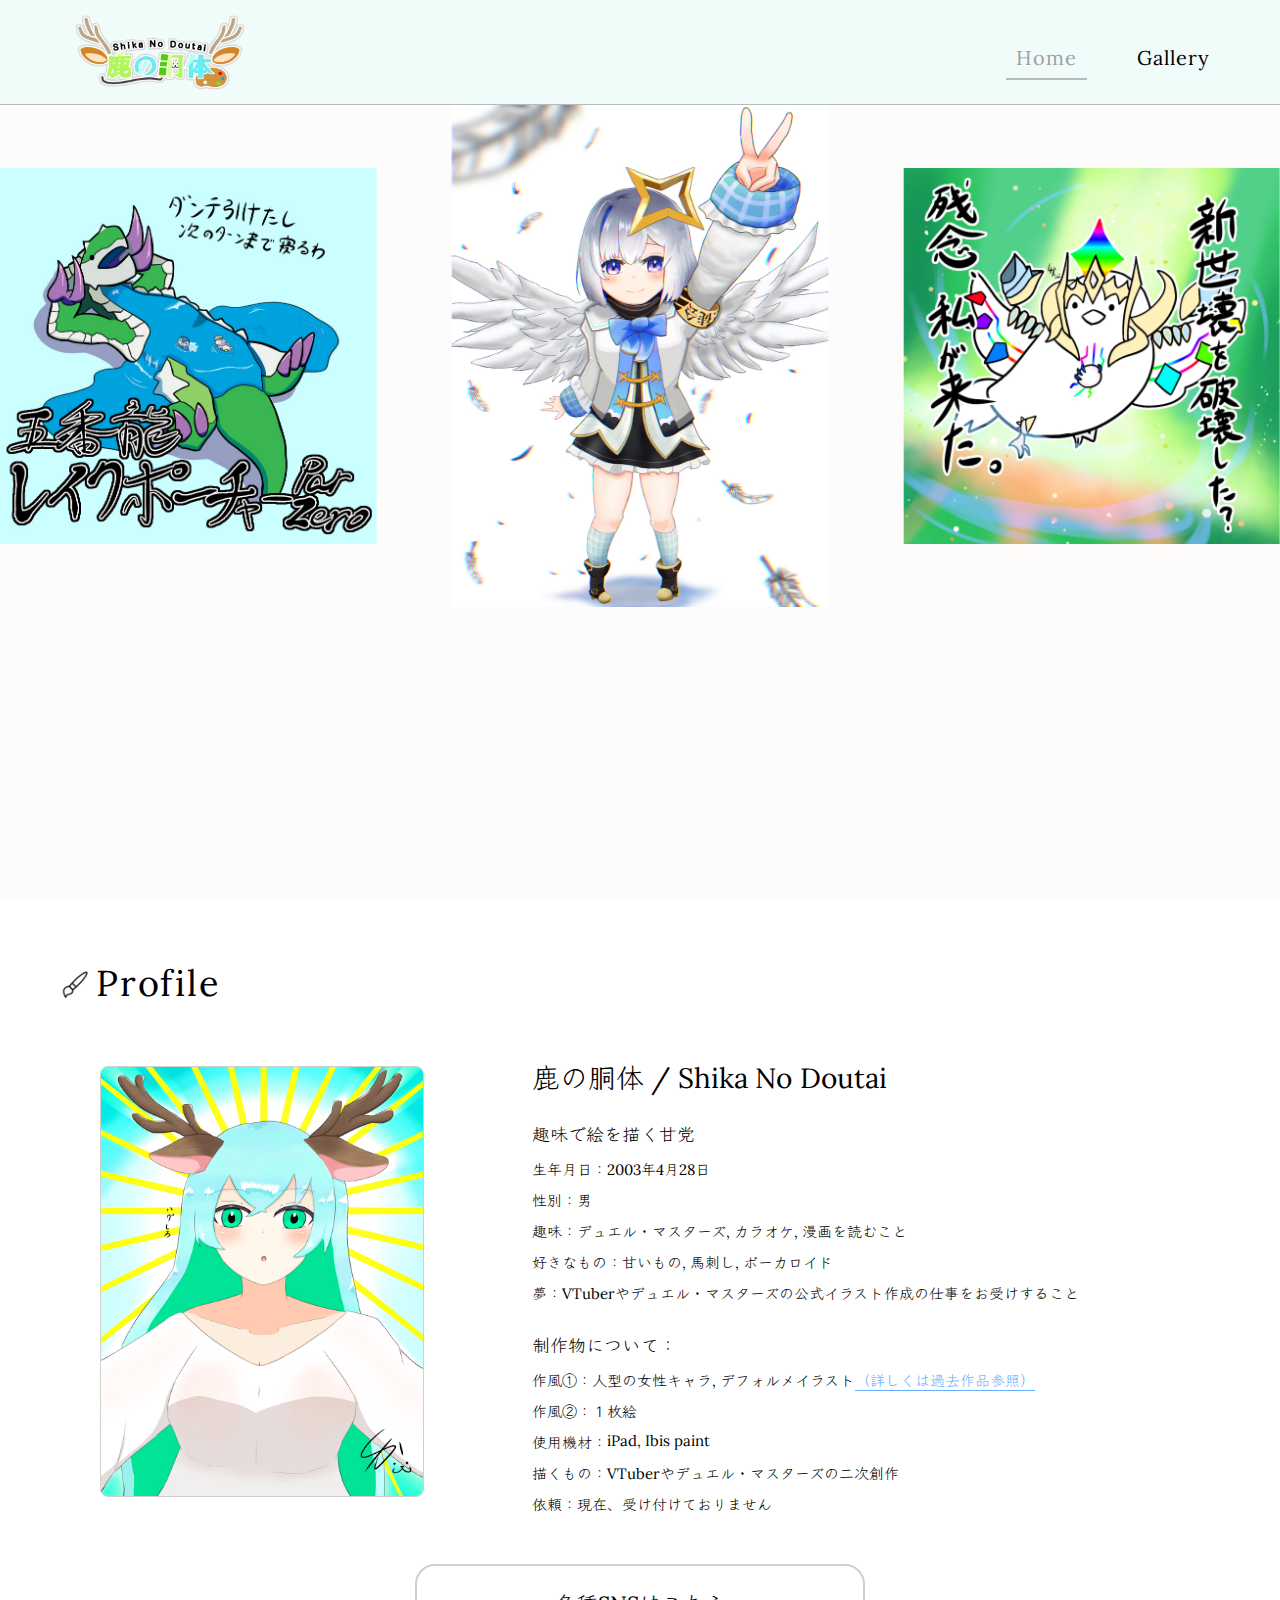
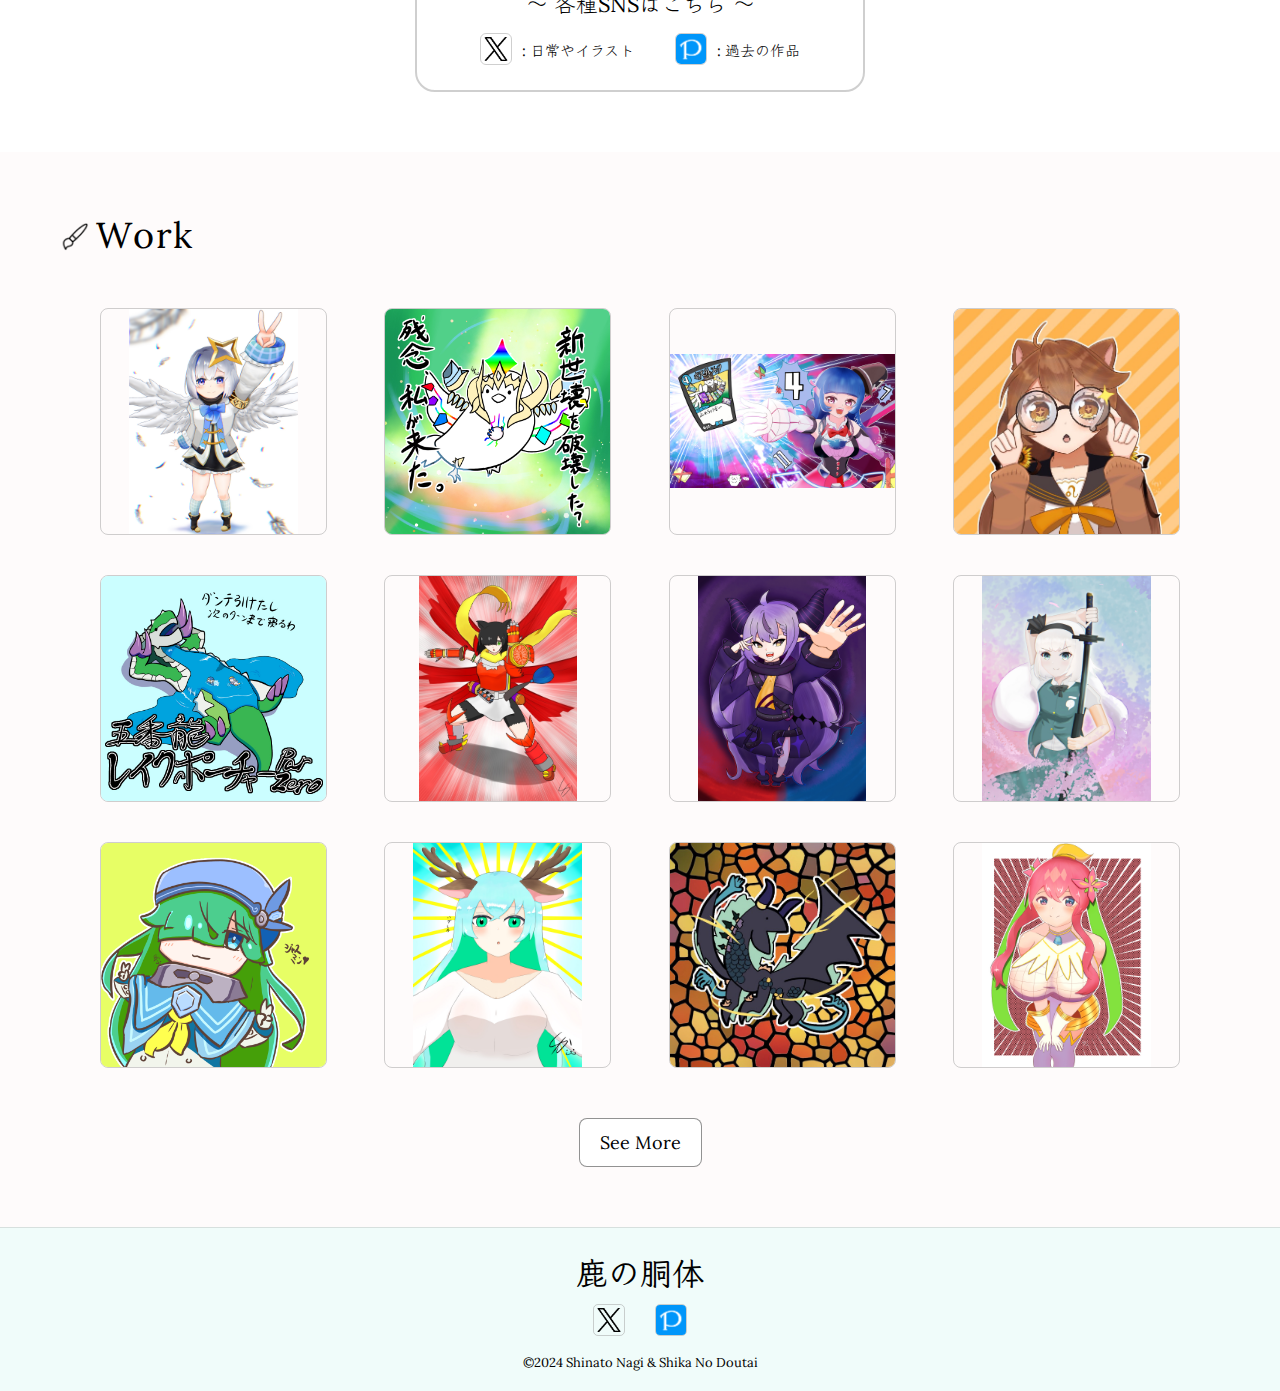
<file: index.html>
<!DOCTYPE html>
<html lang="ja">
  <head>
    <!-- 文字コード -->
    <meta charset="UTF-8" />
    <!-- レスポンシブ表示 -->
    <meta name="viewport" content="width=device-width, initial-scale=1.0" />
    <meta name="author" content="Shinato Nagi" />
    <!-- ファビコン -->
    <link
      rel="shortcut icon"
      href="./img/cmn/favicon.svg"
      type="image/svg+xml"
    />
    <!-- サイトのタイトル -->
    <title>イラスト｜鹿の胴体</title>
    <!-- サイトの概要 -->
    <meta
      name="description"
      content="鹿の胴体/Shika No Doutaiのポートフォリオ兼ホームページです！これまでに作成したイラストを掲載をしています。是非、ゆっくりご覧になられて下さい"
    />

    <!-- GoogleFonts -->
    <link rel="preconnect" href="https://fonts.googleapis.com" />
    <link rel="preconnect" href="https://fonts.gstatic.com" crossorigin />
    <link
      href="https://fonts.googleapis.com/css2?family=Klee+One:wght@600&display=swap"
      rel="stylesheet"
    />
    <link
      href="https://fonts.googleapis.com/css2?family=Lora&display=swap"
      rel="stylesheet"
    />
    <!-- css -->
    <link rel="stylesheet" href="./css/reset.css" />
    <link rel="stylesheet" href="./css/style.css" />
    <!--javascript-->
    <link
      rel="stylesheet"
      href="https://cdn.jsdelivr.net/npm/swiper@11/swiper-bundle.min.css"
    />
  </head>
  <body>
    <!-- ローディング -->
    <div class="spin" id="loading">
      <div class="spin-animation"></div>
    </div>
    <!-- ヘッダー -->
    <header class="header">
      <div class="header__inner">
        <h1 class="header__logo">
          <img
            src="./img/cmn/鹿の胴体_ロゴ_透過.png"
            alt="鹿の胴体"
            width="200px"
            height="90px"
          />
        </h1>
        <!-- ナビゲーションタブ -->
        <nav class="header__nav hide-sp">
          <ul class="header__nav-list">
            <li class="header__nav-item">
              <a href="#" class="header__nav-link is-active">Home</a>
            </li>
            <li class="header__nav-item">
              <a href="./gallery.html" class="header__nav-link">Gallery</a>
            </li>
          </ul>
        </nav>
        <!-- ハンバーガーメニュー -->
        <div class="header__drawer hide-pc" id="js-drawer-icon">
          <span class="header__drawer-bar"></span>
          <span class="header__drawer-bar"></span>
          <span class="header__drawer-bar"></span>
        </div>
      </div>
    </header>
    <div class="drawer hide-pc" id="drawer">
      <div class="drawer-menu">
        <div class="drawer-menu-title">Home</div>
        <ul class="drawer-list">
          <li class="drawer-item">
            <a href="#" class="drawer-link">Page Top</a>
          </li>
          <li class="drawer-item">
            <a href="#profile" class="drawer-link">Profile</a>
          </li>
          <li class="drawer-item">
            <a href="#work" class="drawer-link">Work</a>
          </li>
        </ul>
      </div>
      <div class="drawer-menu">
        <div class="drawer-menu-title">&nbsp;Gallery&nbsp;</div>
        <ul class="drawer-list">
          <li class="drawer-item">
            <a href="./gallery.html" class="drawer-link">Page Top</a>
          </li>
        </ul>
      </div>
    </div>
    <div class="main">
      <!-- carousel -->
      <div class="carousel section">
        <!-- 幅設定 -->
        <div class="carousel__inner">
          <div class="swiper carousel__content">
            <div class="swiper-wrapper carousel__slider">
              <div class="swiper-slide">
                <img src="./img/2022/2022.10.14天使降臨.jpg" alt="天使降臨" />
              </div>
              <div class="swiper-slide">
                <img
                  src="./img/2023/2023.02.23「無月」の頂 $スザーク$.jpg"
                  alt="$スザーク$"
                />
              </div>
              <div class="swiper-slide">
                <img
                  src="./img/2023/2023.03.07奇天烈シャッフ.jpg"
                  alt="奇天烈シャッフ"
                />
              </div>
              <div class="swiper-slide">
                <img
                  src="./img/2023/2023.09.16獅子神レオナはメガネが似合うらしい.jpg"
                  alt="獅子神レオナ-メガネ"
                />
              </div>
              <div class="swiper-slide">
                <img
                  src="./img/2023/2023.09.22選ばれないから余裕ぶっこいてるレイクポーチャーParZero.jpg"
                  alt="ParZero"
                />
              </div>
            </div>
          </div>
        </div>
      </div>
      <!-- profileセクション -->
      <section class="profile section" id="profile">
        <div class="profile__inner section__inner">
          <!-- 見出し -->
          <h2 class="section__heading">
            <span class="section__heading-icon">
              <picture>
                <source
                  srcset="./img/cmn/dark_heading.png"
                  media="(prefers-color-scheme: dark)"
                />
                <img
                  src="./img/cmn/heading.png"
                  alt=""
                  width="20px"
                  height="20px"
                />
              </picture>
            </span>
            <span class="section__heading-text">Profile</span>
          </h2>
          <!-- profileコンテンツ -->
          <div class="profile__content section__content">
            <div class="profile__content-main">
              <!-- プロフ画像 -->
              <div class="profile__item">
                <div class="profile__img">
                  <img
                    src="./img/2023/2023.07.14うちのこ.jpg"
                    alt="プロフ画像"
                  />
                </div>
              </div>
              <!-- テキスト -->
              <div class="profile__item">
                <div class="profile__text-wrapper">
                  <h3 class="profile__name">鹿の胴体 / Shika No Doutai</h3>
                  <div class="profile__desc">
                    <p class="profile__text">趣味で絵を描く甘党</p>
                    <div class="profile__text-container">
                      <dl class="profile__text-content">
                        <dt class="profile__text-title">生年月日：</dt>
                        <dd class="profile__text-desc">2003年4月28日</dd>
                      </dl>
                    </div>
                    <div class="profile__text-container">
                      <dl class="profile__text-content">
                        <dt class="profile__text-title">性別：</dt>
                        <dd class="profile__text-desc">男</dd>
                      </dl>
                    </div>
                    <div class="profile__text-container">
                      <dl class="profile__text-content">
                        <dt class="profile__text-title">趣味：</dt>
                        <dd class="profile__text-desc">
                          デュエル・マスターズ, カラオケ, 漫画を読むこと
                        </dd>
                      </dl>
                    </div>
                    <div class="profile__text-container">
                      <dl class="profile__text-content">
                        <dt class="profile__text-title">好きなもの：</dt>
                        <dd class="profile__text-desc">
                          甘いもの, 馬刺し, ボーカロイド
                        </dd>
                      </dl>
                    </div>
                    <div class="profile__text-container">
                      <dl class="profile__text-content">
                        <dt class="profile__text-title">夢：</dt>
                        <dd class="profile__text-desc">
                          VTuberやデュエル・マスターズの公式イラスト作成の仕事をお受けすること
                        </dd>
                      </dl>
                    </div>
                  </div>
                  <div class="profile__desc">
                    <p class="profile__text">制作物について：</p>
                    <div class="profile__text-container">
                      <dl class="profile__text-content">
                        <dt class="profile__text-title">作風①：</dt>
                        <dd class="profile__text-desc">
                          人型の女性キャラ, デフォルメイラスト<span
                            ><a href="./gallery.html" class="profile__text-link"
                              >（詳しくは過去作品参照）</a
                            >
                          </span>
                        </dd>
                      </dl>
                    </div>
                    <div class="profile__text-container">
                      <dl class="profile__text-content">
                        <dt class="profile__text-title">作風②：</dt>
                        <dd class="profile__text-desc">１枚絵</dd>
                      </dl>
                    </div>
                    <div class="profile__text-container">
                      <dl class="profile__text-content">
                        <dt class="profile__text-title">使用機材：</dt>
                        <dd class="profile__text-desc">iPad, Ibis paint</dd>
                      </dl>
                    </div>
                    <div class="profile__text-container">
                      <dl class="profile__text-content">
                        <dt class="profile__text-title">描くもの：</dt>
                        <dd class="profile__text-desc">
                          VTuberやデュエル・マスターズの二次創作
                        </dd>
                      </dl>
                    </div>
                    <div class="profile__text-container">
                      <dl class="profile__text-content">
                        <dt class="profile__text-title">依頼：</dt>
                        <dd class="profile__text-desc">
                          現在、受け付けておりません
                        </dd>
                      </dl>
                    </div>
                  </div>
                </div>
              </div>
            </div>
            <!-- SNS link -->
            <div class="profile__sns-wrapper">
              <h3 class="profile__sns-heading">～ 各種SNSはこちら ～</h3>
              <ul class="profile__sns-list">
                <li class="profile__sns-item">
                  <a
                    href="https://x.com/shikanodoutai"
                    target="_blank"
                    rel="noopener"
                    class="profile__sns-link x"
                  >
                    <picture>
                      <source
                        srcset="./img/cmn/dark_x_logo.png"
                        media="(prefers-color-scheme: dark)"
                      />
                      <img
                        src="./img/cmn/x_logo.png"
                        alt="x link"
                        class="profile__sns-icon"
                        width="24px"
                        height="24px"
                      />
                    </picture>
                    <p class="profile__sns-text">: 日常やイラスト</p>
                  </a>
                </li>
                <li class="profile__sns-item">
                  <a
                    href="https://www.pixiv.net/users/46735621"
                    target="_blank"
                    rel="noopener"
                    class="profile__sns-link"
                  >
                    <img
                      src="./img/cmn/pixiv_logo.png"
                      alt="pixiv link"
                      class="profile__sns-icon"
                      width="24px"
                      height="24px"
                    />
                    <p class="profile__sns-text">: 過去の作品</p>
                  </a>
                </li>
              </ul>
            </div>
          </div>
        </div>
      </section>

      <!-- workセクション -->
      <section class="work section" id="work">
        <!-- 幅設定 -->
        <div class="work__inner section__inner">
          <!-- 見出し -->
          <h2 class="work__heading section__heading">
            <span class="work__heading-icon section__heading-icon">
              <picture>
                <source
                  srcset="./img/cmn/dark_heading.png"
                  media="(prefers-color-scheme: dark)"
                />
                <img
                  src="./img/cmn/heading.png"
                  alt=""
                  width="20px"
                  height="20px"
                />
              </picture>
            </span>
            <span class="work__heading-text section__heading-text">Work</span>
          </h2>
          <!-- workコンテンツ -->
          <div class="work__content section__content">
            <ul class="work__list">
              <li class="work__list-item">
                <div class="work__list-img list-img">
                  <img src="./img/2022/2022.10.14天使降臨.jpg" alt="天使降臨" />
                </div>
              </li>
              <li class="work__list-item">
                <div class="work__list-img list-img">
                  <img
                    src="./img/2023/2023.02.23「無月」の頂 $スザーク$.jpg"
                    alt="$スザーク$"
                  />
                </div>
              </li>
              <li class="work__list-item">
                <div class="work__list-img list-img">
                  <img
                    src="./img/2023/2023.03.07奇天烈シャッフ.jpg"
                    alt="奇天烈シャッフ"
                  />
                </div>
              </li>
              <li class="work__list-item">
                <div class="work__list-img list-img">
                  <img
                    src="./img/2023/2023.09.16獅子神レオナはメガネが似合うらしい.jpg"
                    alt="獅子神レオナ-メガネ"
                  />
                </div>
              </li>
              <li class="work__list-item">
                <div class="work__list-img list-img">
                  <img
                    src="./img/2023/2023.09.22選ばれないから余裕ぶっこいてるレイクポーチャーParZero.jpg"
                    alt="ParZero"
                  />
                </div>
              </li>
              <li class="work__list-item">
                <div class="work__list-img list-img">
                  <img
                    src="./img/2021/2021.05.03ヒビキ〈タジャドル.star〉.jpg"
                    alt="ヒビキ-タジャドル"
                  />
                </div>
              </li>
              <li class="work__list-item">
                <div class="work__list-img list-img">
                  <img
                    src="./img/2022/2022.09.15ラプラス・ダークネス×パーフェクト・ダークネス.jpg"
                    alt="ラプラス・ダークネス"
                  />
                </div>
              </li>
              <li class="work__list-item">
                <div class="work__list-img list-img">
                  <img
                    src="./img/2022/2022.12.04魂魄妖夢(東方Project).jpg"
                    alt="魂魄妖夢"
                  />
                </div>
              </li>
              <li class="work__list-item">
                <div class="work__list-img list-img">
                  <img
                    src="./img/2023/2023.02.16ジャスミンちゃん.jpg"
                    alt="ジャスミン"
                  />
                </div>
              </li>
              <li class="work__list-item">
                <div class="work__list-img list-img">
                  <img src="./img/2023/2023.07.14うちのこ.jpg" alt="うちのこ" />
                </div>
              </li>
              <li class="work__list-item">
                <div class="work__list-img list-img">
                  <img
                    src="./img/2023/2023.08.22邪幽 ジャガイスト.jpg"
                    alt="ジャガイスト"
                  />
                </div>
              </li>
              <li class="work__list-item">
                <div class="work__list-img list-img">
                  <img
                    src="./img/2023/2023.12.05ラフルル・ラブ！！！.jpg"
                    alt="ラフルル・ラブ"
                  />
                </div>
              </li>
            </ul>
          </div>
          <!-- ボタン -> Gallery.html -->
          <div class="work__button">
            <a href="./gallery.html" class="work__btn-link">See More</a>
          </div>
        </div>
      </section>

      <!-- フッター -->
      <footer class="footer">
        <div class="footer__inner">
          <div class="footer__content">
            <div class="footer__logo">鹿の胴体</div>
            <ul class="footer__list">
              <li class="footer__list-item">
                <a
                  href="https://x.com/shikanodoutai"
                  target="_blank"
                  rel="noopener"
                  class="footer__list-link x"
                >
                  <picture>
                    <source
                      srcset="./img/cmn/dark_x_logo.png"
                      media="(prefers-color-scheme: dark)"
                    />
                    <img
                      src="./img/cmn/x_logo.png"
                      alt="x link"
                      class="profile__sns-icon"
                      width="24px"
                      height="24px"
                    />
                  </picture>
                </a>
              </li>
              <li class="footer__list-item">
                <a
                  href="https://www.pixiv.net/users/46735621"
                  target="_blank"
                  rel="noopener"
                  class="footer__list-link"
                >
                  <img
                    src="./img/cmn/pixiv_logo.png"
                    alt="pixiv link"
                    width="20px"
                    height="20px"
                  />
                </a>
              </li>
            </ul>
          </div>
          <div class="footer__copyright">
            <small class="copyright">
              &copy;2024 Shinato Nagi &amp; Shika No Doutai
            </small>
          </div>
        </div>
      </footer>
    </div>

    <div class="modal-bg"></div>
    <div class="image-modal">
      <div class="image-modal__inner">
        <div class="image-modal__content">
          <div class="image-modal__img">
            <img alt="" id="modal-img" />
            <div class="image-modal__close">
              <div class="image-modal__close-btn">
                <span class="image-modal__close-bar"></span>
                <span class="image-modal__close-bar"></span>
              </div>
            </div>
          </div>
          <p class="image-modal__desc" id="modal-desc"></p>
        </div>
      </div>
    </div>
    <!--カルーセル-->
    <script src="https://cdn.jsdelivr.net/npm/swiper@11/swiper-bundle.min.js"></script>
    <script src="./js/load.js"></script>
    <script src="./js/drawer.js"></script>
    <script src="./js/image-modal.js"></script>
    <script src="./js/swiper.js"></script>
  </body>
</html>
</file>
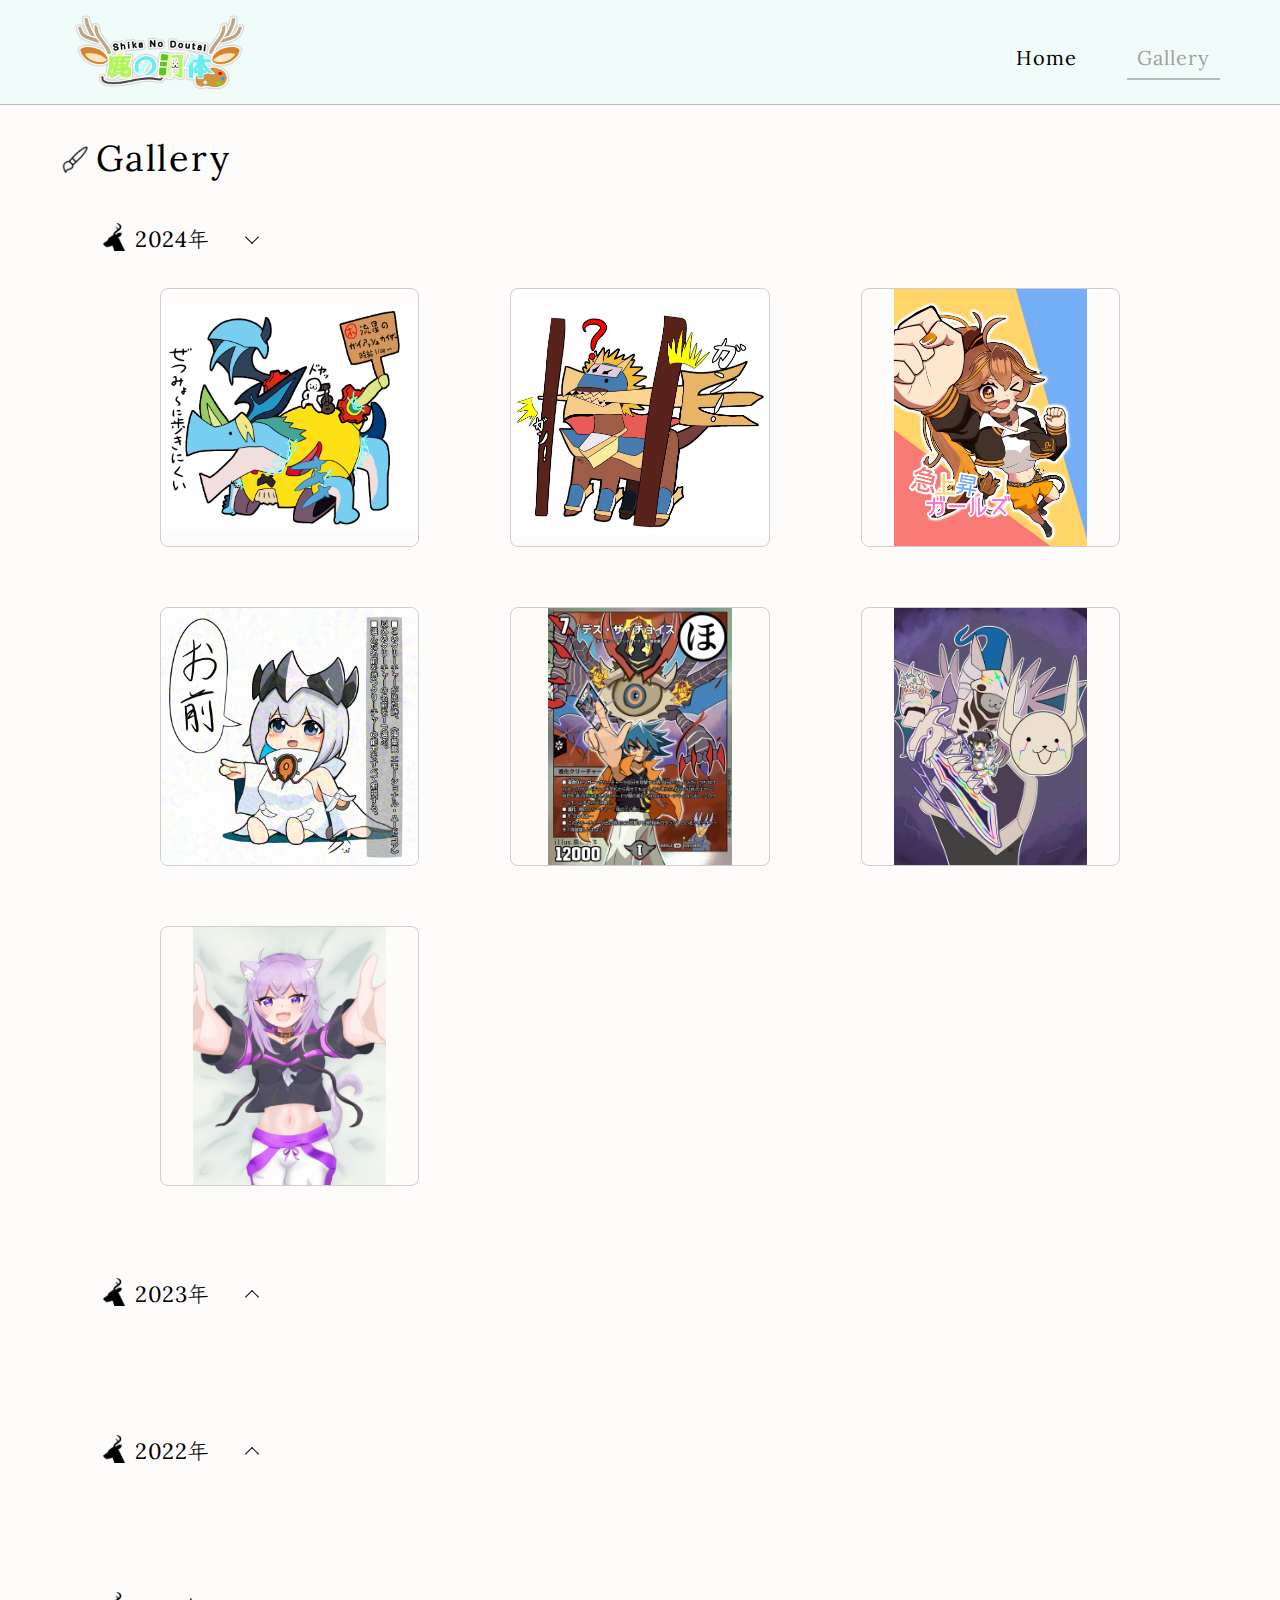
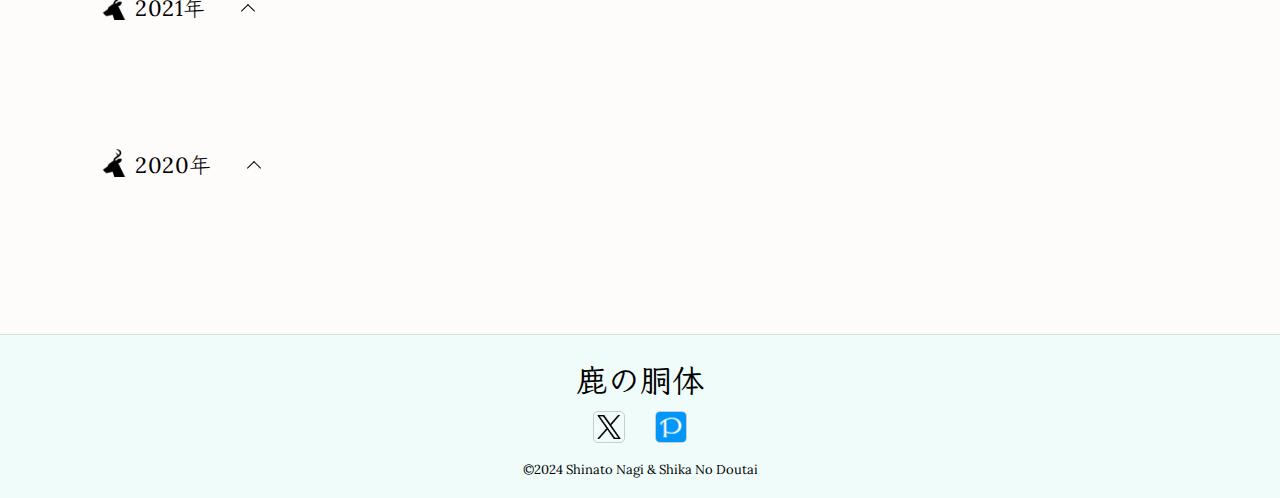
<file: gallery.html>
<!DOCTYPE html>
<html lang="ja">
  <head>
    <!-- 文字コード -->
    <meta charset="UTF-8" />
    <!-- レスポンシブ表示 -->
    <meta name="viewport" content="width=device-width, initial-scale=1.0" />
    <meta name="author" content="Shinato Nagi" />
    <!-- ファビコン -->
    <link
      rel="shortcut icon"
      href="./img/cmn/favicon.svg"
      type="image/svg+xml"
    />
    <!-- サイトのタイトル -->
    <title>作品｜鹿の胴体</title>
    <!-- サイトの概要 -->
    <meta
      name="description"
      content="鹿の胴体/Shika No Doutaiのポートフォリオ兼ホームページです！これまでに作成したイラストを掲載をしています。是非、ゆっくりご覧になられて下さい"
    />

    <!-- GoogleFonts -->
    <link rel="preconnect" href="https://fonts.googleapis.com" />
    <link rel="preconnect" href="https://fonts.gstatic.com" crossorigin />
    <link
      href="https://fonts.googleapis.com/css2?family=Klee+One:wght@600&display=swap"
      rel="stylesheet"
    />
    <link
      href="https://fonts.googleapis.com/css2?family=Zen+Kurenaido&display=swap"
      rel="stylesheet"
    />
    <link
      href="https://fonts.googleapis.com/css2?family=Lora&display=swap"
      rel="stylesheet"
    />
    <!-- css -->
    <link rel="stylesheet" href="./css/reset.css" />
    <link rel="stylesheet" href="./css/style.css" />
    <!-- JavaScript -->
  </head>
  <body>
    <!-- ローディング -->
    <div class="spin" id="loading">
      <div class="spin-animation"></div>
    </div>
    <!-- ヘッダー -->
    <header class="header">
      <div class="header__inner">
        <h1 class="header__logo">
          <img
            src="./img/cmn/鹿の胴体_ロゴ_透過.png"
            alt="鹿の胴体"
            width="200px"
            height="90px"
          />
        </h1>
        <!-- ナビゲーションタブ -->
        <nav class="header__nav hide-sp">
          <ul class="header__nav-list">
            <li class="header__nav-item">
              <a href="./index.html" class="header__nav-link">Home</a>
            </li>
            <li class="header__nav-item">
              <a href="#" class="header__nav-link is-active">Gallery</a>
            </li>
          </ul>
        </nav>
        <!-- ハンバーガーメニュー -->
        <div class="header__drawer hide-pc" id="js-drawer-icon">
          <span class="header__drawer-bar"></span>
          <span class="header__drawer-bar"></span>
          <span class="header__drawer-bar"></span>
        </div>
      </div>
    </header>
    <div class="drawer hide-pc" id="drawer">
      <div class="drawer-menu">
        <div class="drawer-menu-title">Home</div>
        <ul class="drawer-list">
          <li class="drawer-item">
            <a href="./index.html" class="drawer-link">Page Top</a>
          </li>
          <li class="drawer-item">
            <a href="./index.html#profile" class="drawer-link">Profile</a>
          </li>
          <li class="drawer-item">
            <a href="./index.html#work" class="drawer-link">Work</a>
          </li>
        </ul>
      </div>
      <div class="drawer-menu">
        <div class="drawer-menu-title">&nbsp;Gallery&nbsp;</div>
        <ul class="drawer-list">
          <li class="drawer-item">
            <a href="#" class="drawer-link">Page Top</a>
          </li>
        </ul>
      </div>
    </div>
    <div class="main">
      <!-- galleryセクション -->
      <section class="gallery section" id="gallery">
        <div class="gallery__inner section__inner">
          <!-- 見出し -->
          <h2 class="section__heading">
            <span class="section__heading-icon">
              <picture>
                <source
                  srcset="./img/cmn/dark_heading.png"
                  media="(prefers-color-scheme: dark)"
                />
                <img
                  src="./img/cmn/heading.png"
                  alt=""
                  width="20px"
                  height="20px"
                />
              </picture>
            </span>
            <span class="section__heading-text">Gallery</span>
          </h2>
          <!-- galleryコンテンツ -->
          <div class="gallery__content section__content">
            <div class="gallery__year-wrapper">
              <h3 class="gallery__year-heading is-open">
                <span class="gallery__year-heading-icon">
                  <picture>
                    <source
                      srcset="./img/cmn/dark_shika_icon.png"
                      media="(prefers-color-scheme: dark)"
                    />
                    <img
                      src="./img/cmn/shika_icon.png"
                      alt=""
                      width="20px"
                      height="20px"
                    />
                  </picture>
                </span>
                <span class="gallery__year-heading-text">2024年</span>
                <span class="gallery__year-heading-menu"></span>
              </h3>
              <ul class="gallery__year-list">
                <li class="gallery__year-item list-img">
                  <img
                    src="./img/2024/2024.10.07頂上電融 クライアッシュ“覇星” '22.jpg"
                    alt="頂上電融 クライアッシュ“覇星” '22"
                  />
                </li>
                <li class="gallery__year-item list-img">
                  <img
                    src="./img/2024/2024.10.07蒼き夢双 ドギラゴン天.jpg"
                    alt="蒼き夢双 ドギラゴン天"
                  />
                </li>
                <li class="gallery__year-item list-img">
                  <img
                    src="./img/2024/2024.07.06急上昇↑ガールズ↑↑.jpg"
                    alt="急上昇↑ガールズ↑↑"
                  />
                </li>
                <li class="gallery__year-item list-img">
                  <img
                    src="./img/2024/2024.06.22エモーショナル・ハードコア.jpg"
                    alt="エモーショナル・ハードコア"
                  />
                </li>
                <li class="gallery__year-item list-img">
                  <img
                    src="./img/2024/2024.03.14「本日のスペシャルゲストだ！」.jpg"
                    alt="「本日のスペシャルゲストだ！」"
                  />
                </li>
                <li class="gallery__year-item list-img">
                  <img
                    src="./img/2024/2024.03.01「呪怨」の頂天 サスペンス.jpg"
                    alt="「呪怨」の頂天 サスペンス"
                  />
                </li>
                <li class="gallery__year-item list-img">
                  <img
                    src="./img/2024/2024.02.25猫又おかゆ-生誕祭.jpg"
                    alt="猫又おかゆ-生誕祭"
                  />
                </li>
              </ul>
            </div>
            <div class="gallery__year-wrapper">
              <h3 class="gallery__year-heading">
                <span class="gallery__year-heading-icon">
                  <picture>
                    <source
                      srcset="./img/cmn/dark_shika_icon.png"
                      media="(prefers-color-scheme: dark)"
                    />
                    <img
                      src="./img/cmn/shika_icon.png"
                      alt=""
                      width="20px"
                      height="20px"
                    />
                  </picture>
                </span>
                <span class="gallery__year-heading-text">2023年</span>
                <span class="gallery__year-heading-menu"></span>
              </h3>
              <ul class="gallery__year-list">
                <li class="gallery__year-item list-img">
                  <img
                    src="./img/2023/2023.12.25 クリスマスが勝手にやってくる.jpg"
                    alt="クリスマスが勝手にやってくる"
                  />
                </li>
                <li class="gallery__year-item list-img">
                  <img
                    src="./img/2023/2023.12.05ラフルル・ラブ！！！.jpg"
                    alt="ラフルル・ラブ"
                  />
                </li>
                <li class="gallery__year-item list-img">
                  <img
                    src="./img/2023/2023.12.03プチョヘンザ.jpg"
                    alt="プチョヘンザ"
                  />
                </li>
                <li class="gallery__year-item list-img">
                  <img
                    src="./img/2023/2023.11.28芸魔王将 カクメイジン.jpg"
                    alt="カクメイジン"
                  />
                </li>
                <li class="gallery__year-item list-img">
                  <img
                    src="./img/2023/2023.09.22選ばれないから余裕ぶっこいてるレイクポーチャーParZero.jpg"
                    alt="ParZero"
                  />
                </li>
                <li class="gallery__year-item list-img">
                  <img
                    src="./img/2023/2023.09.16獅子神レオナはメガネが似合うらしい.jpg"
                    alt="獅子神レオナ-メガネ"
                  />
                </li>
                <li class="gallery__year-item list-img">
                  <img
                    src="./img/2023/2023.08.22邪幽 ジャガイスト.jpg"
                    alt="ジャガイスト"
                  />
                </li>
                <li class="gallery__year-item list-img">
                  <img
                    src="./img/2023/2023.08.21「必然」の頂 リュウセイ.jpg"
                    alt="「必然」の頂"
                  />
                </li>
                <li class="gallery__year-item list-img">
                  <img
                    src="./img/2023/2023.08.21HappyBirthday！獅子神レオナ！2023.jpg"
                    alt="獅子神レオナ-HappyBirthday"
                  />
                </li>
                <li class="gallery__year-item list-img">
                  <img
                    src="./img/2023/2023.08.08飛翔龍 5000VT.jpg"
                    alt="5000VT"
                  />
                </li>
                <li class="gallery__year-item list-img">
                  <img src="./img/2023/2023.07.14うちのこ.jpg" alt="うちのこ" />
                </li>
                <li class="gallery__year-item list-img">
                  <img
                    src="./img/2023/2023.05.06氷打の妖精ちゃん.......jpg"
                    alt="氷打の妖精ちゃん"
                  />
                </li>
                <li class="gallery__year-item list-img">
                  <img
                    src="./img/2023/2023.04.21氷打の妖精(デフォルメ).jpg"
                    alt="氷打の妖精-デフォルメ"
                  />
                </li>
                <li class="gallery__year-item list-img">
                  <img
                    src="./img/2023/2023.04.21CRYMAXジャオウガ擬人化.jpg"
                    alt="ジャオウガ-擬人化"
                  />
                </li>
                <li class="gallery__year-item list-img">
                  <img
                    src="./img/2023/2023.04.06本当に一方的に勝てそうなザガーン.jpg"
                    alt="ザガーン"
                  />
                </li>
                <li class="gallery__year-item list-img">
                  <img src="./img/2023/2023.03.15うちの子.jpg" alt="うちの子" />
                </li>
                <li class="gallery__year-item list-img">
                  <img
                    src="./img/2023/2023.03.11ガルラガンRe.jpg"
                    alt="ガルラガンRe"
                  />
                </li>
                <li class="gallery__year-item list-img">
                  <img
                    src="./img/2023/2023.03.07奇天烈シャッフ.jpg"
                    alt="奇天烈シャッフ"
                  />
                </li>
                <li class="gallery__year-item list-img">
                  <img
                    src="./img/2023/2023.02.23もぐもぐ🍙.jpg"
                    alt="もぐもぐ"
                  />
                </li>
                <li class="gallery__year-item list-img">
                  <img
                    src="./img/2023/2023.02.23「無月」の頂 $スザーク$.jpg"
                    alt="$スザーク$"
                  />
                </li>
                <li class="gallery__year-item list-img">
                  <img
                    src="./img/2023/2023.02.16ジャスミンちゃん.jpg"
                    alt="ジャスミンちゃん"
                  />
                </li>
                <li class="gallery__year-item list-img">
                  <img
                    src="./img/2023/2023.02.14バレンタインヒビキ(2023).jpg"
                    alt="ヒビキ-バレンタイン"
                  />
                </li>
                <li class="gallery__year-item list-img">
                  <img
                    src="./img/2023/2023.02.05○ボンのみ.jpg"
                    alt="〇ボンのみ"
                  />
                </li>
                <li class="gallery__year-item list-img">
                  <img
                    src="./img/2023/2023.02.04電脳決壊の魔女アリス.jpg"
                    alt="アリス"
                  />
                </li>
                <li class="gallery__year-item list-img">
                  <img
                    src="./img/2023/2023.02.04死神術士デスマーチ.jpg"
                    alt="デスマーチ"
                  />
                </li>
                <li class="gallery__year-item list-img">
                  <img
                    src="./img/2023/2023.02.04天災デドダム.jpg"
                    alt="デドダム"
                  />
                </li>
                <li class="gallery__year-item list-img">
                  <img
                    src="./img/2023/2023.02.04メガ・マナロック・ドラゴン.jpg"
                    alt="メガ・マナロック・ドラゴン"
                  />
                </li>
                <li class="gallery__year-item list-img">
                  <img
                    src="./img/2023/2023.02.04マザー・エイリアン.jpg"
                    alt="マザー・エイリアン"
                  />
                </li>
                <li class="gallery__year-item list-img">
                  <img
                    src="./img/2023/2023.01.19メイドプリンプリン概念.jpg"
                    alt="メイドプリンプリン"
                  />
                </li>
                <li class="gallery__year-item list-img">
                  <img src="./img/2023/2023.01.19ヒビキ.jpg" alt="ヒビキ" />
                </li>
                <li class="gallery__year-item list-img">
                  <img
                    src="./img/2023/2023.01.07あけましておめでとう！ヒビキ！！.jpg"
                    alt="ヒビキ-新年"
                  />
                </li>
              </ul>
            </div>
            <div class="gallery__year-wrapper">
              <h3 class="gallery__year-heading">
                <span class="gallery__year-heading-icon">
                  <picture>
                    <source
                      srcset="./img/cmn/dark_shika_icon.png"
                      media="(prefers-color-scheme: dark)"
                    />
                    <img
                      src="./img/cmn/shika_icon.png"
                      alt=""
                      width="20px"
                      height="20px"
                    />
                  </picture>
                </span>
                <span class="gallery__year-heading-text">2022年</span>
                <span class="gallery__year-heading-menu"></span>
              </h3>
              <ul class="gallery__year-list">
                <li class="gallery__year-item list-img">
                  <img
                    src="./img/2022/2022.12.25ヒビキサンタさん🎄.jpg"
                    alt="ヒビキ-サンタ"
                  />
                </li>
                <li class="gallery__year-item list-img">
                  <img
                    src="./img/2022/2022.12.10キャンベロ〈メスガキ.Star〉.jpg"
                    alt="キャンベロ"
                  />
                </li>
                <li class="gallery__year-item list-img">
                  <img
                    src="./img/2022/2022.12.04魂魄妖夢(東方Project).jpg"
                    alt="魂魄妖夢"
                  />
                </li>
                <li class="gallery__year-item list-img">
                  <img
                    src="./img/2022/2022.12.04すごいぞリュウセイ！(現代版).jpg"
                    alt="リュウセイ"
                  />
                </li>
                <li class="gallery__year-item list-img">
                  <img
                    src="./img/2022/2022.11.17ニャオハ、立て.jpg"
                    alt="ニャオハ"
                  />
                </li>
                <li class="gallery__year-item list-img">
                  <img
                    src="./img/2022/2022.11.13ハニワッカ.jpg"
                    alt="ハニワッカ"
                  />
                </li>
                <li class="gallery__year-item list-img">
                  <img
                    src="./img/2022/2022.11.07カードゲーマー デジたん.jpg"
                    alt="デジたん"
                  />
                </li>
                <li class="gallery__year-item list-img">
                  <img
                    src="./img/2022/2022.10.25アビスベル=ジャシン帝.jpg"
                    alt="アビスベル=ジャシン帝"
                  />
                </li>
                <li class="gallery__year-item list-img">
                  <img src="./img/2022/2022.10.14天使降臨.jpg" alt="天使降臨" />
                </li>
                <li class="gallery__year-item list-img">
                  <img
                    src="./img/2022/2022.09.22「また、来年──────。」.jpg"
                    alt="また、来年"
                  />
                </li>
                <li class="gallery__year-item list-img">
                  <img
                    src="./img/2022/2022.09.15ラプラス・ダークネス×パーフェクト・ダークネス.jpg"
                    alt="ラプラス・ダークネス"
                  />
                </li>
                <li class="gallery__year-item list-img">
                  <img
                    src="./img/2022/2022.09.14ルシファー(デュエマ).jpg"
                    alt="ルシファー"
                  />
                </li>
                <li class="gallery__year-item list-img">
                  <img
                    src="./img/2022/2022.09.10爆鏡龍覇 ヒビキ18y.jpg"
                    alt="ヒビキ-爆鏡"
                  />
                </li>
                <li class="gallery__year-item list-img">
                  <img
                    src="./img/2022/2022.09.07飛ベル津バサ「曲通風」.jpg"
                    alt="飛ベル津バサ"
                  />
                </li>
                <li class="gallery__year-item list-img">
                  <img
                    src="./img/2022/2022.09.05Only my Railgun.jpg"
                    alt="Only my Railgun"
                  />
                </li>
                <li class="gallery__year-item list-img">
                  <img
                    src="./img/2022/2022.09.04dark cigarette🚬.jpg"
                    alt="dark cigarette"
                  />
                </li>
                <li class="gallery__year-item list-img">
                  <img
                    src="./img/2022/2022.08.16獅子神レオナ生誕祭.jpg"
                    alt="獅子神レオナ-生誕祭"
                  />
                </li>
                <li class="gallery__year-item list-img">
                  <img
                    src="./img/2022/2022.08.12レオナアート.jpg"
                    alt="レオナアート"
                  />
                </li>
                <li class="gallery__year-item list-img">
                  <img
                    src="./img/2022/2022.08.09ダダダダ天使 エモ子.jpg"
                    alt="エモ子"
                  />
                </li>
                <li class="gallery__year-item list-img">
                  <img
                    src="./img/2022/2022.07.25穴からーシャコガイルRe.jpg"
                    alt="シャコガイルRe"
                  />
                </li>
                <li class="gallery__year-item list-img">
                  <img
                    src="./img/2022/2022.07.25スク水シャコちゃんの幻覚.jpg"
                    alt="スク水シャコちゃん"
                  />
                </li>
                <li class="gallery__year-item list-img">
                  <img
                    src="./img/2022/2022.07.22デュエル・マスターズ ソード.jpg"
                    alt="デュエマ ソード"
                  />
                </li>
                <li class="gallery__year-item list-img">
                  <img
                    src="./img/2022/2022.07.19心が読めるアーシュちゃん 〜DUEL×FAMILY〜.jpg"
                    alt="アーシュちゃん"
                  />
                </li>
                <li class="gallery__year-item list-img">
                  <img
                    src="./img/2022/2022.07.16流星アーシュちゃん.jpg"
                    alt="流星アーシュちゃん"
                  />
                </li>
                <li class="gallery__year-item list-img">
                  <img
                    src="./img/2022/2022.07.12太陽よりも眩しい🌞🦁2.jpg"
                    alt="太陽よりも眩しい2"
                  />
                </li>
                <li class="gallery__year-item list-img">
                  <img
                    src="./img/2022/2022.07.12太陽よりも眩しい🌞🦁1.jpg"
                    alt="太陽よりも眩しい1"
                  />
                </li>
                <li class="gallery__year-item list-img">
                  <img
                    src="./img/2022/2022.06.30エモーショナル・ハードコアちゃんに翼が生える妄想.jpg"
                    alt="エモーショナル・ハードコアちゃん"
                  />
                </li>
                <li class="gallery__year-item list-img">
                  <img
                    src="./img/2022/2022.06.23ササゲール1♡(過去作塗り直し).jpg"
                    alt="ササゲール"
                  />
                </li>
                <li class="gallery__year-item list-img">
                  <img
                    src="./img/2022/2022.06.22蒼き守護神 ドギラゴン閃.jpg"
                    alt="ドギラゴン閃"
                  />
                </li>
                <li class="gallery__year-item list-img">
                  <img
                    src="./img/2022/2022.06.21驚いた龍魂珠(アントマ・タン・ゲンド).jpg"
                    alt="驚いた龍魂珠"
                  />
                </li>
                <li class="gallery__year-item list-img">
                  <img
                    src="./img/2022/2022.06.17「ほら！早く泳ぎに行こ！」.jpg"
                    alt="早く泳ぎに行こ"
                  />
                </li>
                <li class="gallery__year-item list-img">
                  <img
                    src="./img/2022/2022.06.07桜風妖精 ステップル.jpg"
                    alt="ステップル"
                  />
                </li>
                <li class="gallery__year-item list-img">
                  <img
                    src="./img/2022/2022.06.06絶望と反魂と滅殺の決断.jpg"
                    alt="絶望と反魂と滅殺の決断"
                  />
                </li>
                <li class="gallery__year-item list-img">
                  <img
                    src="./img/2022/2022.06.06かなたーと.jpg"
                    alt="かなたーと"
                  />
                </li>
                <li class="gallery__year-item list-img">
                  <img
                    src="./img/2022/2022.05.24オリキャラ：猫宮リオちゃん(Re).jpg"
                    alt="猫宮リオ"
                  />
                </li>
                <li class="gallery__year-item list-img">
                  <img
                    src="./img/2022/2022.05.21「あなたは神を信じますか？それとも龍を信じますか？」.jpg"
                    alt="神or龍"
                  />
                </li>
                <li class="gallery__year-item list-img">
                  <img
                    src="./img/2022/2022.05.17カツキング再録おめでとう！.jpg"
                    alt="カツキング再録"
                  />
                </li>
                <li class="gallery__year-item list-img">
                  <img
                    src="./img/2022/2022.05.13光陣の使徒 ムルムル(カルビーver.).jpg"
                    alt="ムルムル"
                  />
                </li>
                <li class="gallery__year-item list-img">
                  <img src="./img/2022/2022.05.09ダウト.jpg" alt="ダウト" />
                </li>
                <li class="gallery__year-item list-img">
                  <img
                    src="./img/2022/2022.05.05マーシャドー.jpg"
                    alt="マーシャドー"
                  />
                </li>
                <li class="gallery__year-item list-img">
                  <img
                    src="./img/2022/2022.04.10アーマーガア.jpg"
                    alt="アーマーガア"
                  />
                </li>
                <li class="gallery__year-item list-img">
                  <img
                    src="./img/2022/2022.03.18ゼリーワーム.jpg"
                    alt="ゼリーワーム"
                  />
                </li>
                <li class="gallery__year-item list-img">
                  <img
                    src="./img/2022/2022.03.05ジャスミン(リクエスト絵).jpg"
                    alt="ジャスミン-リクエスト"
                  />
                </li>
                <li class="gallery__year-item list-img">
                  <img
                    src="./img/2022/2022.03.03タンペペン安全.jpg"
                    alt="タンペペン安全"
                  />
                </li>
                <li class="gallery__year-item list-img">
                  <img
                    src="./img/2022/2022.02.18G・ストライクが重複することを教えてくれる人.jpg"
                    alt="G・ストライク"
                  />
                </li>
                <li class="gallery__year-item list-img">
                  <img
                    src="./img/2022/2022.02.15今年こそは...大好きな彼に......！.jpg"
                    alt="今年こそは"
                  />
                </li>
                <li class="gallery__year-item list-img">
                  <img
                    src="./img/2022/2022.02.13ガイアッシュ・カイザー(5歳).jpg"
                    alt="ガイアッシュ・カイザー"
                  />
                </li>
                <li class="gallery__year-item list-img">
                  <img
                    src="./img/2022/2022.02.12オハナピー.jpg"
                    alt="オハナピー"
                  />
                </li>
                <li class="gallery__year-item list-img">
                  <img src="./img/2022/2022.02.05指輪.jpg" alt="指輪" />
                </li>
                <li class="gallery__year-item list-img">
                  <img src="./img/2022/2022.01.27萎エトル.jpg" alt="萎エトル" />
                </li>
                <li class="gallery__year-item list-img">
                  <img
                    src="./img/2022/2022.01.27激おこデンデン丸.jpg"
                    alt="激おこデンデン丸"
                  />
                </li>
                <li class="gallery__year-item list-img">
                  <img
                    src="./img/2022/2022.01.25夏は夕暮れ.jpg"
                    alt="夏は夕暮れ"
                  />
                </li>
                <li class="gallery__year-item list-img">
                  <img
                    src="./img/2022/2022.01.253K構築戦のファンアート.jpg"
                    alt="3K構築戦"
                  />
                </li>
                <li class="gallery__year-item list-img">
                  <img
                    src="./img/2022/2022.01.24ドギラゴン剣in大分.jpg"
                    alt="ドギラゴン剣in大分"
                  />
                </li>
                <li class="gallery__year-item list-img">
                  <img
                    src="./img/2022/2022.01.16裏面が赤いアイツ.jpg"
                    alt="裏面が赤いアイツ"
                  />
                </li>
                <li class="gallery__year-item list-img">
                  <img
                    src="./img/2022/2022.01.141ヶ月半、語尾がニャンになります.jpg"
                    alt="語尾がニャン"
                  />
                </li>
                <li class="gallery__year-item list-img">
                  <img
                    src="./img/2022/2022.01.13天使ちゃん.jpg"
                    alt="天使ちゃん"
                  />
                </li>
                <li class="gallery__year-item list-img">
                  <img
                    src="./img/2022/2022.01.11エリカッチュ(デュエマ).jpg"
                    alt="エリカッチュ"
                  />
                </li>
                <li class="gallery__year-item list-img">
                  <img src="./img/2022/2022.01.09落描き.jpg" alt="落書き" />
                </li>
                <li class="gallery__year-item list-img">
                  <img
                    src="./img/2022/2022.01.08あなたはもしかしてダイパリメイクの......！？.jpg"
                    alt="ダイパリメイク！？"
                  />
                </li>
              </ul>
            </div>
            <div class="gallery__year-wrapper">
              <h3 class="gallery__year-heading">
                <span class="gallery__year-heading-icon">
                  <picture>
                    <source
                      srcset="./img/cmn/dark_shika_icon.png"
                      media="(prefers-color-scheme: dark)"
                    />
                    <img
                      src="./img/cmn/shika_icon.png"
                      alt=""
                      width="20px"
                      height="20px"
                    />
                  </picture>
                </span>
                <span class="gallery__year-heading-text">2021年</span>
                <span class="gallery__year-heading-menu"></span>
              </h3>
              <ul class="gallery__year-list">
                <li class="gallery__year-item list-img">
                  <img
                    src="./img/2021/2021.12.31トメィトゥ吉崎.jpg"
                    alt="トメィトゥ吉崎"
                  />
                </li>
                <li class="gallery__year-item list-img">
                  <img src="./img/2021/2021.12.31トマト.jpg" alt="トマト" />
                </li>
                <li class="gallery__year-item list-img">
                  <img
                    src="./img/2021/2021.12.31ディダノス〈プトティラ.Star〉.jpg"
                    alt="ディダノス"
                  />
                </li>
                <li class="gallery__year-item list-img">
                  <img
                    src="./img/2021/2021.12.27スレイヤーは重複するぞ！.jpg"
                    alt="スレイヤー"
                  />
                </li>
                <li class="gallery__year-item list-img">
                  <img src="./img/2021/2021.12.26らき☆.Star.jpg" alt="らき" />
                </li>
                <li class="gallery__year-item list-img">
                  <img
                    src="./img/2021/2021.12.24八頭竜 ACE-Yamata神秘の宝剣.jpg"
                    alt="神秘の宝剣"
                  />
                </li>
                <li class="gallery__year-item list-img">
                  <img src="./img/2021/2021.12.20趣味絵.jpg" alt="趣味絵" />
                </li>
                <li class="gallery__year-item list-img">
                  <img
                    src="./img/2021/2021.12.20轟轟轟ブランド.jpg"
                    alt="轟轟轟ブランド"
                  />
                </li>
                <li class="gallery__year-item list-img">
                  <img
                    src="./img/2021/2021.11.30ブチ切れたジョー君.jpg"
                    alt="ジョー君"
                  />
                </li>
                <li class="gallery__year-item list-img">
                  <img
                    src="./img/2021/2021.11.23ガイアッシュ・カイザー.jpg"
                    alt="ガイアッシュ・カイザー"
                  />
                </li>
                <li class="gallery__year-item list-img">
                  <img
                    src="./img/2021/2021.11.04カードゲーム.jpg"
                    alt="カードゲーム"
                  />
                </li>
                <li class="gallery__year-item list-img">
                  <img src="./img/2021/2021.09.29N・EXT.jpg" alt="N・EXT" />
                </li>
                <li class="gallery__year-item list-img">
                  <img
                    src="./img/2021/2021.09.25ギガンディダノスちゃんで勝利宣言したい.jpg"
                    alt="ギガンディダノスちゃん"
                  />
                </li>
                <li class="gallery__year-item list-img">
                  <img
                    src="./img/2021/2021.09.17シャコちゃんと悪魔の契約を交わしたい.jpg"
                    alt="悪魔の契約"
                  />
                </li>
                <li class="gallery__year-item list-img">
                  <img
                    src="./img/2021/2021.09.08珊瑚妖精キユリ.jpg"
                    alt="珊瑚妖精キユリ"
                  />
                </li>
                <li class="gallery__year-item list-img">
                  <img
                    src="./img/2021/2021.09.02ヒビキ〈バニーstar.〉.jpg"
                    alt="ヒビキ-バニー"
                  />
                </li>
                <li class="gallery__year-item list-img">
                  <img
                    src="./img/2021/2021.08.29ヒビキからバトライ刃を貰おうとしただけ.jpg"
                    alt="ヒビキからバトライ刃"
                  />
                </li>
                <li class="gallery__year-item list-img">
                  <img
                    src="./img/2021/2021.08.27とっとこしえたろう.jpg"
                    alt="とっとこしえたろう"
                  />
                </li>
                <li class="gallery__year-item list-img">
                  <img
                    src="./img/2021/2021.08.17こいつら決闘したんだ！！.jpg"
                    alt="決闘したんだ"
                  />
                </li>
                <li class="gallery__year-item list-img">
                  <img
                    src="./img/2021/2021.08.10爆愛龍覇 バーニング・アイラ.jpg"
                    alt="バーニング・アイラ"
                  />
                </li>
                <li class="gallery__year-item list-img">
                  <img
                    src="./img/2021/2021.08.05たそがれヒビキ.jpg"
                    alt="ヒビキ-たそがれ"
                  />
                </li>
                <li class="gallery__year-item list-img">
                  <img
                    src="./img/2021/2021.08.03バニーアイラ.jpg"
                    alt="アイラ-バニー"
                  />
                </li>
                <li class="gallery__year-item list-img">
                  <img
                    src="./img/2021/2021.08.01無双竜機ボルバルザーク.jpg"
                    alt="ボルバルザーク"
                  />
                </li>
                <li class="gallery__year-item list-img">
                  <img
                    src="./img/2021/2021.07.31ヒビキの夏休み.jpg"
                    alt="ヒビキ-夏休み"
                  />
                </li>
                <li class="gallery__year-item list-img">
                  <img
                    src="./img/2021/2021.07.30熱中症とアイラ.jpg"
                    alt="熱中症とアイラ"
                  />
                </li>
                <li class="gallery__year-item list-img">
                  <img
                    src="./img/2021/2021.07.29ガル・ラガンザーク.jpg"
                    alt="ガル・ラガンザーク"
                  />
                </li>
                <li class="gallery__year-item list-img">
                  <img
                    src="./img/2021/2021.07.19穴からーシャコガイル.jpg"
                    alt="穴からーシャコガイル"
                  />
                </li>
                <li class="gallery__year-item list-img">
                  <img
                    src="./img/2021/2021.07.05夏だ！ドキンダンテだ！.jpg"
                    alt="ドキンダンテ"
                  />
                </li>
                <li class="gallery__year-item list-img">
                  <img
                    src="./img/2021/2021.07.03フェアリー・ミラクル.jpg"
                    alt="フェアリー・ミラクル"
                  />
                </li>
                <li class="gallery__year-item list-img">
                  <img
                    src="./img/2021/2021.06.28レアリティ・レジスタンス〜終幕〜.jpg"
                    alt="リアリティ・レジスタンス"
                  />
                </li>
                <li class="gallery__year-item list-img">
                  <img
                    src="./img/2021/2021.06.28メガ・マナロック・バジュラ.jpg"
                    alt="メガ・マナロック・バジュラ"
                  />
                </li>
                <li class="gallery__year-item list-img">
                  <img
                    src="./img/2021/2021.06.15疲れた人をハグして癒してくれるアイラ.jpg"
                    alt="アイラ-ハグ"
                  />
                </li>
                <li class="gallery__year-item list-img">
                  <img
                    src="./img/2021/2021.06.05ドルファディロム.jpg"
                    alt="ドルファディロム"
                  />
                </li>
                <li class="gallery__year-item list-img">
                  <img
                    src="./img/2021/2021.05.19花嫁ライスシャワー.jpg"
                    alt="ライスシャワー-花嫁"
                  />
                </li>
                <li class="gallery__year-item list-img">
                  <img src="./img/2021/2021.05.19マリィ.jpg" alt="マリィ" />
                </li>
                <li class="gallery__year-item list-img">
                  <img
                    src="./img/2021/2021.05.09とこしえの超人.jpg"
                    alt="とこしえの超人"
                  />
                </li>
                <li class="gallery__year-item list-img">
                  <img
                    src="./img/2021/2021.05.03ヒビキ〈タジャドル.star〉.jpg"
                    alt="ヒビキ-タジャドル"
                  />
                </li>
                <li class="gallery__year-item list-img">
                  <img
                    src="./img/2021/2021.04.11やはりうまぴょい......！！うまぴょいは全てを解決する.......jpg"
                    alt="うまぴょい"
                  />
                </li>
                <li class="gallery__year-item list-img">
                  <img
                    src="./img/2021/2021.04.03ササゲール1してくれるバクアイラちゃん.jpg"
                    alt="アイラ-ササゲール"
                  />
                </li>
                <li class="gallery__year-item list-img">
                  <img
                    src="./img/2021/2021.03.07傾国美女 ファムファタァル.jpg"
                    alt="ファムファタァル"
                  />
                </li>
                <li class="gallery__year-item list-img">
                  <img
                    src="./img/2021/2021.02.14義理じゃないんだから.jpg"
                    alt="義理じゃないんだから"
                  />
                </li>
                <li class="gallery__year-item list-img">
                  <img src="./img/2021/2021.01.19妲己.jpg" alt="妲己" />
                </li>
              </ul>
            </div>
            <div class="gallery__year-wrapper">
              <h3 class="gallery__year-heading">
                <span class="gallery__year-heading-icon">
                  <picture>
                    <source
                      srcset="./img/cmn/dark_shika_icon.png"
                      media="(prefers-color-scheme: dark)"
                    />
                    <img
                      src="./img/cmn/shika_icon.png"
                      alt=""
                      width="20px"
                      height="20px"
                    />
                  </picture>
                </span>
                <span class="gallery__year-heading-text">2020年</span>
                <span class="gallery__year-heading-menu"></span>
              </h3>
              <ul class="gallery__year-list 2020">
                <li class="gallery__year-item list-img">
                  <img
                    src="./img/2020/2020.11.12ポッキーのヒビキ.jpg"
                    alt="ヒビキ-ポッキー"
                  />
                </li>
                <li class="gallery__year-item list-img">
                  <img
                    src="./img/2020/2020.04.12電脳決壊の魔女 エネ.jpg"
                    alt="エネ"
                  />
                </li>
                <li class="gallery__year-item list-img">
                  <img
                    src="./img/2020/2020.03.27ガ・リュミーズ.jpg"
                    alt="ガ・リュミーズ"
                  />
                </li>
                <li class="gallery__year-item list-img">
                  <img
                    src="./img/2020/2020.03.17卍デ・スザーク卍.jpg"
                    alt="デ・スザーク"
                  />
                </li>
              </ul>
            </div>
          </div>
        </div>
      </section>
      <!-- フッター -->
      <footer class="footer">
        <div class="footer__inner">
          <div class="footer__content">
            <div class="footer__logo">鹿の胴体</div>
            <ul class="footer__list">
              <li class="footer__list-item">
                <a
                  href="https://x.com/shikanodoutai"
                  target="_blank"
                  rel="noopener"
                  class="footer__list-link x"
                >
                  <picture>
                    <source
                      srcset="./img/cmn/dark_x_logo.png"
                      media="(prefers-color-scheme: dark)"
                    />
                    <img
                      src="./img/cmn/x_logo.png"
                      alt="x link"
                      class="profile__sns-icon"
                      width="24px"
                      height="24px"
                    />
                  </picture>
                </a>
              </li>
              <li class="footer__list-item">
                <a
                  href="https://www.pixiv.net/users/46735621"
                  target="_blank"
                  rel="noopener"
                  class="footer__list-link"
                >
                  <img
                    src="./img/cmn/pixiv_logo.png"
                    alt="pixiv link"
                    width="20px"
                    height="20px"
                  />
                </a>
              </li>
            </ul>
          </div>
          <div class="footer__copyright">
            <small class="copyright">
              &copy;2024 Shinato Nagi &amp; Shika No Doutai
            </small>
          </div>
        </div>
      </footer>
    </div>

    <div class="modal-bg"></div>
    <div class="image-modal">
      <div class="image-modal__inner">
        <div class="image-modal__content">
          <div class="image-modal__img">
            <img alt="" id="modal-img" />
            <div class="image-modal__close">
              <div class="image-modal__close-btn">
                <span class="image-modal__close-bar"></span>
                <span class="image-modal__close-bar"></span>
              </div>
            </div>
          </div>
          <p class="image-modal__desc" id="modal-desc"></p>
        </div>
      </div>
    </div>
    <script src="./js/load.js"></script>
    <script src="./js/drawer.js"></script>
    <script src="./js/image-modal.js"></script>
    <script src="./js/script-g.js"></script>
  </body>
</html>
</file>
<file: css/style.css>
@charset "UTF-8";
/* 全体 */
:root {
  scroll-behavior: smooth;
  -webkit-tap-highlight-color: rgba(0, 0, 0, 0);
  --cl-black: #000;
  --cl-white: #fff;
  --cl-light: #fefbfb;
  --cl-hf: #f0fcfa;
  --cl-drawer: #333;
}

/* フォント */
body {
  font-family: "Lora", "Klee One", serif;
  color: var(--cl-black);
}
body.is-fixed {
  overflow: hidden;
}

.spin {
  width: 100vw;
  height: 100vh;
  -webkit-transition: all 1s;
  transition: all 1s;
  background-color: var(--cl-light);
  position: fixed;
  top: 0;
  left: 0;
  z-index: 9999;
}
.spin.loaded {
  opacity: 0;
  visibility: hidden;
}

.spin-animation {
  --size: 50px;
  --color: currentColor;
  --animation-timing-function: linear;
  --animation-duration: 2s;
  width: var(--size);
  height: var(--size);
  -webkit-mask-image: radial-gradient(circle at 50% 50%, transparent calc(var(--size) / 3), var(--cl-black) calc(var(--size) / 3));
          mask-image: radial-gradient(circle at 50% 50%, transparent calc(var(--size) / 3), var(--cl-black) calc(var(--size) / 3));
  background-image: conic-gradient(transparent, transparent 135deg, currentColor);
  border-radius: 50%;
  -webkit-animation: var(--animation-timing-function) var(--animation-duration) infinite circle-spin-animation;
          animation: var(--animation-timing-function) var(--animation-duration) infinite circle-spin-animation;
  position: absolute;
  top: calc(50% - var(--size) / 2);
  left: calc(50% - var(--size) / 2);
}

@-webkit-keyframes circle-spin-animation {
  from {
    -webkit-transform: rotate(0deg);
            transform: rotate(0deg);
  }
  to {
    -webkit-transform: rotate(360deg);
            transform: rotate(360deg);
  }
}

@keyframes circle-spin-animation {
  from {
    -webkit-transform: rotate(0deg);
            transform: rotate(0deg);
  }
  to {
    -webkit-transform: rotate(360deg);
            transform: rotate(360deg);
  }
}
.main.is-open {
  opacity: 0.5;
  -webkit-transition: opacity 0.5s;
  transition: opacity 0.5s;
}

.hide-sp {
  display: none;
}
@media screen and (min-width: 821px) {
  .hide-sp {
    display: block;
  }
}

@media screen and (min-width: 821px) {
  .hide-pc {
    display: none;
  }
}

#profile {
  scroll-margin-top: 60px;
}

#work {
  scroll-margin-top: 60px;
}

.lb-dataContainer {
  width: 325px !important;
  padding-left: 30px;
}

.lb-number {
  display: none !important;
}

.section {
  padding-top: 60px;
  padding-bottom: 60px;
}

.section__inner {
  padding-right: 20px;
  padding-left: 20px;
}
@media screen and (min-width: 821px) {
  .section__inner {
    padding-right: 60px;
    padding-left: 60px;
    margin-right: auto;
    margin-left: auto;
    max-width: 1400px;
  }
}

.section__heading {
  display: -webkit-box;
  display: -ms-flexbox;
  display: flex;
  -webkit-box-align: center;
      -ms-flex-align: center;
          align-items: center;
  gap: 7px;
  position: relative;
}
@media screen and (min-width: 821px) {
  .section__heading {
    gap: 7px;
  }
}

.section__heading-icon {
  margin-top: 2px;
}
.section__heading-icon img {
  width: 26px;
  height: 26px;
}
@media screen and (min-width: 821px) {
  .section__heading-icon {
    margin-top: 3px;
  }
  .section__heading-icon img {
    width: 29px;
    height: 29px;
  }
}

.section__heading-text {
  font-size: 32px;
  letter-spacing: 0.05em;
}
@media screen and (min-width: 821px) {
  .section__heading-text {
    font-size: 36px;
  }
}

.section__content {
  margin-top: 30px;
  padding-right: 15px;
  padding-left: 15px;
}
@media screen and (min-width: 821px) {
  .section__content {
    margin-top: 50px;
    padding-right: 30px;
    padding-left: 30px;
    margin-right: auto;
    margin-left: auto;
    max-width: 1140px;
  }
}

/* ヘッダー */
.header {
  background-color: var(--cl-hf);
  position: fixed;
  top: 0;
  left: 0;
  width: 100%;
  height: 90px;
  z-index: 20;
  padding-top: 10px;
  padding-bottom: 10px;
  border-bottom: 1px solid rgba(160, 160, 160, 0.7);
  -webkit-transition: opacity 0.5s;
  transition: opacity 0.5s;
}
.header.is-open {
  opacity: 0.5;
}
@media screen and (min-width: 821px) {
  .header {
    padding-top: 15px;
    padding-bottom: 20px;
    height: 105px;
  }
}

.header__inner {
  display: -webkit-box;
  display: -ms-flexbox;
  display: flex;
  -webkit-box-pack: justify;
      -ms-flex-pack: justify;
          justify-content: space-between;
  -webkit-box-align: center;
      -ms-flex-align: center;
          align-items: center;
  padding-right: 20px;
  padding-left: 0;
}
@media screen and (min-width: 821px) {
  .header__inner {
    max-width: 1400px;
    padding-right: 60px;
    padding-left: 60px;
    margin-right: auto;
    margin-left: auto;
  }
}

.header__logo {
  display: inline-block;
  width: 200px;
}
.header__logo img {
  height: 70px;
  -o-object-fit: contain;
     object-fit: contain;
}
@media screen and (min-width: 821px) {
  .header__logo img {
    height: 75px;
  }
}

.header__nav-list {
  margin-top: 10px;
  display: -webkit-box;
  display: -ms-flexbox;
  display: flex;
  -webkit-box-pack: center;
      -ms-flex-pack: center;
          justify-content: center;
  gap: 30px;
}
@media screen and (min-width: 821px) {
  .header__nav-list {
    margin-top: 10px;
    gap: 40px;
  }
}

.header__nav-item {
  letter-spacing: 0.5px;
}
@media screen and (min-width: 821px) {
  .header__nav-item {
    letter-spacing: 1px;
  }
}

.header__nav-link {
  padding: 5px;
  -webkit-transition: all 0.3s;
  transition: all 0.3s;
  position: relative;
}
.header__nav-link::after {
  content: "";
  position: absolute;
  bottom: 0;
  left: 0;
  width: 100%;
  height: 1px;
  background-color: rgba(160, 160, 160, 0.7);
  -webkit-transition: all 0.3s;
  transition: all 0.3s;
  -webkit-transform: scale(0, 1);
          transform: scale(0, 1);
  -webkit-transform-origin: center top;
          transform-origin: center top;
}
.header__nav-link.is-active {
  color: rgb(160, 160, 160);
}
.header__nav-link.is-active::after {
  -webkit-transform: scale(1, 1);
          transform: scale(1, 1);
}
@media screen and (min-width: 821px) {
  .header__nav-link {
    padding: 10px;
    font-size: 20px;
  }
  .header__nav-link::after {
    height: 2px;
  }
  .header__nav-link:hover {
    color: rgba(160, 160, 160, 0.7);
  }
  .header__nav-link:hover::after {
    -webkit-transform: scale(1, 1);
            transform: scale(1, 1);
  }
}

.header__drawer {
  width: 30px;
  height: 20px;
  border-radius: 5px;
  cursor: pointer;
  position: relative;
}
.header__drawer.is-open .header__drawer-bar:nth-child(1) {
  -webkit-transform: rotate(45deg);
          transform: rotate(45deg);
  top: 50%;
}
.header__drawer.is-open .header__drawer-bar:nth-child(2) {
  display: none;
}
.header__drawer.is-open .header__drawer-bar:nth-child(3) {
  -webkit-transform: rotate(-45deg);
          transform: rotate(-45deg);
  top: 50%;
}

.header__drawer-bar {
  position: absolute;
  content: "";
  width: 100%;
  height: 2px;
  left: 0;
  background-color: var(--cl-drawer);
  border-radius: 1px;
  -webkit-transition: top 0.5s, -webkit-transform 0.5s;
  transition: top 0.5s, -webkit-transform 0.5s;
  transition: transform 0.5s, top 0.5s;
  transition: transform 0.5s, top 0.5s, -webkit-transform 0.5s;
}
.header__drawer-bar:nth-child(1) {
  top: 1px;
}
.header__drawer-bar:nth-child(2) {
  top: 9px;
}
.header__drawer-bar:nth-child(3) {
  bottom: 0;
}

.drawer {
  position: fixed;
  top: -100vh;
  left: 0;
  z-index: 19;
  background-color: var(--cl-light);
  width: 100%;
  height: calc(100vh - 90px);
  padding-top: 50px;
  padding-bottom: 50px;
  -webkit-transition: top 0.5s ease-in-out;
  transition: top 0.5s ease-in-out;
  display: -webkit-box;
  display: -ms-flexbox;
  display: flex;
  -webkit-box-align: center;
      -ms-flex-align: center;
          align-items: center;
  -webkit-box-orient: vertical;
  -webkit-box-direction: normal;
      -ms-flex-direction: column;
          flex-direction: column;
  gap: 30px;
}
.drawer.is-open {
  top: 90px;
}

.drawer-menu {
  text-align: center;
}

.drawer-menu-title {
  display: block;
  position: relative;
  font-size: 22px;
  padding-right: 20px;
  padding-left: 20px;
}
.drawer-menu-title::before, .drawer-menu-title::after {
  content: "";
  position: absolute;
  width: 15px;
  height: 1.5px;
  background-color: var(--cl-black);
  border-radius: 1px;
  top: 50%;
  -webkit-transform: translateY(-50%);
          transform: translateY(-50%);
}
.drawer-menu-title::before {
  left: 0;
}
.drawer-menu-title::after {
  right: 0;
}

.drawer-list {
  margin-top: 10px;
}

.drawer-item {
  font-size: 18px;
  padding: 10px 20px;
  text-align: center;
  cursor: pointer;
}

.drawer-link.is-active {
  color: rgb(160, 160, 160);
}

.x img {
  padding: 2px;
}
@media screen and (min-width: 821px) {
  .x img {
    padding: 3px;
  }
}

/* トップページ */
/* carousel */
.carousel {
  margin-top: 30px;
  height: calc(100vh - 30px);
  background-color: var(--cl-light);
}
@media screen and (min-width: 821px) {
  .carousel {
    margin-top: 45px;
    padding-top: 60px;
    padding-bottom: 60px;
    height: calc(100vh - 45px);
  }
}

.carousel__inner {
  padding-right: 0px;
  padding-left: 0px;
}

.swiper-wrapper {
  width: 100%;
  height: 100%;
  display: -webkit-box;
  display: -ms-flexbox;
  display: flex;
  -webkit-box-align: center;
      -ms-flex-align: center;
          align-items: center;
}

.swiper-slide {
  width: 100%;
  height: 100%;
  text-align: center;
}
.swiper-slide img {
  width: 100%;
  max-width: 768px;
  display: inline-block;
  vertical-align: bottom;
  -o-object-fit: contain;
     object-fit: contain;
}

/* profileセクション */
.profile {
  background-color: var(--cl-white);
}

@media screen and (min-width: 821px) {
  .profile__content-main {
    display: -webkit-box;
    display: -ms-flexbox;
    display: flex;
    -webkit-box-pack: justify;
        -ms-flex-pack: justify;
            justify-content: space-between;
    gap: 10%;
  }
}

@media screen and (min-width: 821px) {
  .profile__item:nth-of-type(1) {
    -ms-flex-preferred-size: 30%;
        flex-basis: 30%;
  }
}
@media screen and (min-width: 821px) {
  .profile__item:nth-of-type(2) {
    -ms-flex-preferred-size: 60%;
        flex-basis: 60%;
  }
}

.profile__img {
  text-align: center;
}
@media screen and (min-width: 821px) {
  .profile__img {
    width: 100%;
    margin-top: 10px;
  }
}
.profile__img img {
  width: 80%;
  max-width: 300px;
  border: 1px solid rgba(160, 160, 160, 0.5);
  border-radius: 8px;
}
@media screen and (min-width: 821px) {
  .profile__img img {
    width: 100%;
    max-width: 400px;
  }
}

.profile__text-wrapper {
  margin-top: 40px;
  text-align: left;
}
@media screen and (min-width: 821px) {
  .profile__text-wrapper {
    margin-top: 0;
    width: 100%;
    max-width: 600px;
  }
}

.profile__name {
  font-size: 22px;
  letter-spacing: 0.1px;
}
@media screen and (min-width: 821px) {
  .profile__name {
    font-size: 28px;
  }
}

.profile__desc {
  margin-top: 20px;
}
@media screen and (min-width: 821px) {
  .profile__desc {
    margin-top: 24px;
  }
}
.profile__desc + .profile__desc {
  margin-top: 24px;
}
@media screen and (min-width: 821px) {
  .profile__desc + .profile__desc {
    margin-top: 28px;
  }
}

.profile__text {
  font-size: 18px;
  letter-spacing: 0.1px;
}
.profile__text + .profile__text {
  margin-top: 8px;
}
@media screen and (min-width: 821px) {
  .profile__text + .profile__text {
    margin-top: 10px;
  }
}

.profile__text-container {
  margin-top: 8px;
  font-size: 15px;
}
@media screen and (min-width: 821px) {
  .profile__text-container {
    margin-top: 12px;
  }
}
.profile__text-container + .profile__text-container {
  margin-top: 10px;
}

.profile__text-content {
  display: -webkit-box;
  display: -ms-flexbox;
  display: flex;
  -webkit-box-pack: start;
      -ms-flex-pack: start;
          justify-content: start;
}

.profile__text-title {
  -ms-flex-negative: 0;
      flex-shrink: 0;
}

.profile__text-link {
  color: #66b0ff;
  border-bottom: 0.5px solid currentColor;
}

.profile__sns-wrapper {
  margin-top: 40px;
  padding: 15px 25px 20px;
  border: 2px solid rgba(160, 160, 160, 0.5);
  border-radius: 10px;
}
@media screen and (min-width: 821px) {
  .profile__sns-wrapper {
    max-width: 450px;
    margin-right: auto;
    margin-left: auto;
    margin-top: 50px;
    padding: 20px 30px 25px;
    border-radius: 20px;
  }
}

.profile__sns-heading {
  text-align: center;
  font-size: 22px;
}

.profile__sns-list {
  margin-top: 15px;
}
@media screen and (min-width: 821px) {
  .profile__sns-list {
    display: -webkit-box;
    display: -ms-flexbox;
    display: flex;
    -webkit-box-pack: center;
        -ms-flex-pack: center;
            justify-content: center;
    -webkit-box-align: center;
        -ms-flex-align: center;
            align-items: center;
    gap: 40px;
  }
}

.profile__sns-item:nth-child(n+2) {
  margin-top: 15px;
}
@media screen and (min-width: 821px) {
  .profile__sns-item:nth-child(n+2) {
    margin-top: 0;
  }
}

.profile__sns-link {
  display: -webkit-box;
  display: -ms-flexbox;
  display: flex;
  -webkit-box-pack: start;
      -ms-flex-pack: start;
          justify-content: start;
  -webkit-box-align: center;
      -ms-flex-align: center;
          align-items: center;
  gap: 10px;
}
.profile__sns-link img {
  width: 32px;
  height: 32px;
  -o-object-fit: contain;
     object-fit: contain;
  border: 1px solid rgba(160, 160, 160, 0.5);
  border-radius: 6px;
}

.profile__sns-text {
  font-size: 15px;
}

/* work */
.work {
  background-color: var(--cl-light);
}

.work__list {
  display: -webkit-box;
  display: -ms-flexbox;
  display: flex;
  -ms-flex-wrap: wrap;
      flex-wrap: wrap;
  -webkit-box-pack: justify;
      -ms-flex-pack: justify;
          justify-content: space-between;
}

.work__list-item {
  width: 47%;
}
@media screen and (min-width: 821px) {
  .work__list-item {
    width: 21%;
  }
}
.work__list-item:nth-child(n+3) {
  margin-top: 20px;
}
@media screen and (min-width: 821px) {
  .work__list-item:nth-child(n+3) {
    margin-top: 0;
  }
}
@media screen and (min-width: 821px) {
  .work__list-item:nth-child(n+5) {
    margin-top: 40px;
  }
}

.work__list-img img {
  width: 100%;
  aspect-ratio: 1/1;
  -o-object-fit: contain;
     object-fit: contain;
  border: 1px solid rgba(160, 160, 160, 0.5);
  border-radius: 8px;
}
@media screen and (min-width: 821px) {
  .work__list-img img {
    cursor: pointer;
  }
}

.work__button {
  margin-top: 30px;
  text-align: center;
}
@media screen and (min-width: 821px) {
  .work__button {
    margin-top: 50px;
  }
}

.work__btn-link {
  display: inline-block;
  padding: 10px 14px;
  color: var(--cl-black);
  background-color: var(--cl-white);
  border: 1px solid rgba(100, 100, 100, 0.7);
  border-radius: 8px;
  font-size: 15px;
  -webkit-transition: color 0.5s, background-color 0.5s;
  transition: color 0.5s, background-color 0.5s;
}
@media screen and (min-width: 821px) {
  .work__btn-link {
    padding: 12px 20px;
    font-size: 18px;
  }
}
.work__btn-link:hover {
  color: var(--cl-light);
  background-color: rgba(100, 100, 100, 0.9);
}

.modal-bg {
  position: fixed;
  width: 0;
  height: 0;
  top: 0;
  left: 0;
  z-index: 29;
  background-color: none;
  -webkit-transition: background-color 0.5s;
  transition: background-color 0.5s;
}
.modal-bg.is-open {
  width: 100%;
  height: 100vh;
}
.modal-bg.is-active {
  background-color: rgba(0, 0, 0, 0.7);
}

.image-modal {
  display: none;
  position: fixed;
  width: 100%;
  height: 100vh;
  z-index: 30;
  top: 0;
  left: 0;
  padding-top: 50px;
  background-color: none;
}
.image-modal.is-active {
  display: block;
}

.image-modal__inner {
  padding-right: 25px;
  padding-left: 25px;
  text-align: center;
}

.image-modal__img {
  position: relative;
  margin-top: 30px;
  width: 100%;
}
@media screen and (min-width: 821px) {
  .image-modal__img {
    width: -webkit-fit-content;
    width: -moz-fit-content;
    width: fit-content;
    margin-right: auto;
    margin-left: auto;
  }
}
.image-modal__img img {
  width: 100%;
  border-radius: 8px;
}
@media screen and (min-width: 821px) {
  .image-modal__img img {
    width: auto;
    max-height: calc(100vh - 210px);
  }
}

.image-modal__close {
  position: absolute;
  top: 5px;
  right: 5px;
}

.image-modal__close-btn {
  display: none;
  position: relative;
  width: 30px;
  height: 30px;
  border-radius: 5px;
  cursor: pointer;
  background-color: rgba(0, 0, 0, 0.7);
}
.image-modal__close-btn.is-active {
  display: block;
}

.image-modal__close-bar {
  position: absolute;
  right: 0;
  content: "";
  width: 100%;
  height: 3px;
  border-radius: 1px;
  background-color: #e7e7e7;
}
.image-modal__close-bar:nth-child(1) {
  top: 13px;
  -webkit-transform: rotate(45deg);
          transform: rotate(45deg);
}
.image-modal__close-bar:nth-child(2) {
  top: 13px;
  -webkit-transform: rotate(-45deg);
          transform: rotate(-45deg);
}

.image-modal__desc {
  margin-top: 10px;
  color: #e7e7e7;
  font-size: 18px;
}
@media screen and (min-width: 821px) {
  .image-modal__desc {
    margin-top: 15px;
    font-size: 20px;
  }
}

/* フッター */
.footer {
  border-top: 1px solid rgba(160, 160, 160, 0.3);
  background-color: var(--cl-hf);
  padding-top: 10px;
  padding-bottom: 10px;
}
@media screen and (min-width: 821px) {
  .footer {
    padding-top: 20px;
    padding-bottom: 20px;
  }
}

.footer__inner {
  text-align: center;
}

.footer__logo {
  font-size: 28px;
  font-weight: bold;
}
@media screen and (min-width: 821px) {
  .footer__logo {
    cursor: default;
    font-size: 32px;
  }
}

.footer__list {
  margin-top: 10px;
  display: -webkit-box;
  display: -ms-flexbox;
  display: flex;
  -webkit-box-pack: center;
      -ms-flex-pack: center;
          justify-content: center;
  gap: 30px;
}

.footer__list-link img {
  width: 32px;
  height: 32px;
  -o-object-fit: contain;
     object-fit: contain;
  border: 1px solid rgba(160, 160, 160, 0.5);
  border-radius: 5px;
}

.footer__copyright {
  margin-top: 15px;
}

.copyright {
  cursor: default;
  font-size: 12px;
}
@media screen and (min-width: 821px) {
  .copyright {
    font-size: 13px;
  }
}

/* galleryセクション */
.gallery {
  margin-top: 60px;
  background-color: var(--cl-light);
  padding-bottom: 90px;
}
@media screen and (min-width: 821px) {
  .gallery {
    margin-top: 75px;
    padding-bottom: 120px;
  }
}

.gallery__content {
  margin-top: 20px;
}
@media screen and (min-width: 821px) {
  .gallery__content {
    margin-top: 40px;
  }
}

.gallery__year-wrapper:nth-of-type(n + 2) .gallery__year-list {
  height: 0;
}
.gallery__year-wrapper + .gallery__year-wrapper {
  margin-top: 60px;
}
@media screen and (min-width: 821px) {
  .gallery__year-wrapper + .gallery__year-wrapper {
    margin-top: 90px;
  }
}

.gallery__year-heading {
  display: -webkit-inline-box;
  display: -ms-inline-flexbox;
  display: inline-flex;
  -webkit-box-pack: left;
      -ms-flex-pack: left;
          justify-content: left;
  -webkit-box-align: center;
      -ms-flex-align: center;
          align-items: center;
  gap: 5px;
  margin-bottom: 25px;
  padding-right: 45px;
  position: relative;
}
@media screen and (min-width: 821px) {
  .gallery__year-heading {
    gap: 7px;
  }
}
.gallery__year-heading::before {
  content: "";
  position: absolute;
  top: 50%;
  -webkit-transform: translateY(-50%);
          transform: translateY(-50%);
  right: 5px;
  width: 10px;
  height: 10px;
  -webkit-transform: rotate(-45deg);
          transform: rotate(-45deg);
  border-top: 1px solid var(--cl-black);
  border-right: 1px solid var(--cl-black);
  -webkit-transition: top 0.5s ease, -webkit-transform 0.5s ease;
  transition: top 0.5s ease, -webkit-transform 0.5s ease;
  transition: transform 0.5s ease, top 0.5s ease;
  transition: transform 0.5s ease, top 0.5s ease, -webkit-transform 0.5s ease;
}
.gallery__year-heading.is-open::before {
  top: calc(50% - 5px);
  -webkit-transform: rotate(135deg);
          transform: rotate(135deg);
}
.gallery__year-heading.is-open .gallery__year-list {
  height: auto;
}
.gallery__year-heading:hover {
  cursor: pointer;
}

.gallery__year-heading-icon img {
  width: 20px;
  height: 20px;
}
@media screen and (min-width: 821px) {
  .gallery__year-heading-icon img {
    width: 28px;
    height: 28px;
  }
}

.gallery__year-heading-text {
  font-size: 20px;
  letter-spacing: 0.5px;
}
@media screen and (min-width: 821px) {
  .gallery__year-heading-text {
    font-size: 22px;
  }
}

.gallery__year-list {
  display: -webkit-box;
  display: -ms-flexbox;
  display: flex;
  -ms-flex-wrap: wrap;
      flex-wrap: wrap;
  -webkit-box-pack: justify;
      -ms-flex-pack: justify;
          justify-content: space-between;
  overflow: hidden;
  -webkit-transition: height 1s ease;
  transition: height 1s ease;
  padding-right: 20px;
  padding-left: 20px;
}
@media screen and (min-width: 821px) {
  .gallery__year-list {
    padding-right: 60px;
    padding-left: 60px;
    margin-top: 10px;
  }
}

.gallery__year-item {
  width: 46%;
}
@media screen and (min-width: 821px) {
  .gallery__year-item {
    width: 27%;
  }
}
.gallery__year-item:nth-of-type(n + 3) {
  margin-top: 30px;
}
@media screen and (min-width: 821px) {
  .gallery__year-item:nth-of-type(n + 3) {
    margin-top: 0;
  }
}
@media screen and (min-width: 821px) {
  .gallery__year-item:nth-child(n+4) {
    margin-top: 60px;
  }
}
.gallery__year-item img {
  cursor: default;
  width: 100%;
  aspect-ratio: 1/1;
  -o-object-fit: contain;
     object-fit: contain;
  border: 1px solid rgba(160, 160, 160, 0.5);
  border-radius: 8px;
}

@media (prefers-color-scheme: dark) {
  :root {
    --cl-black: #f4f4f4;
    --cl-white: #383838;
    --cl-light: #3e3e3e;
    --cl-hf: #303030;
    --cl-drawer: #e7e7e7;
  }
  img {
    -webkit-filter: brightness(90%);
            filter: brightness(90%);
  }
  .image-modal__img img {
    -webkit-filter: brightness(95%);
            filter: brightness(95%);
  }
  .work__btn-link:hover {
    background-color: var(--cl-drawer);
  }
}
</file>
